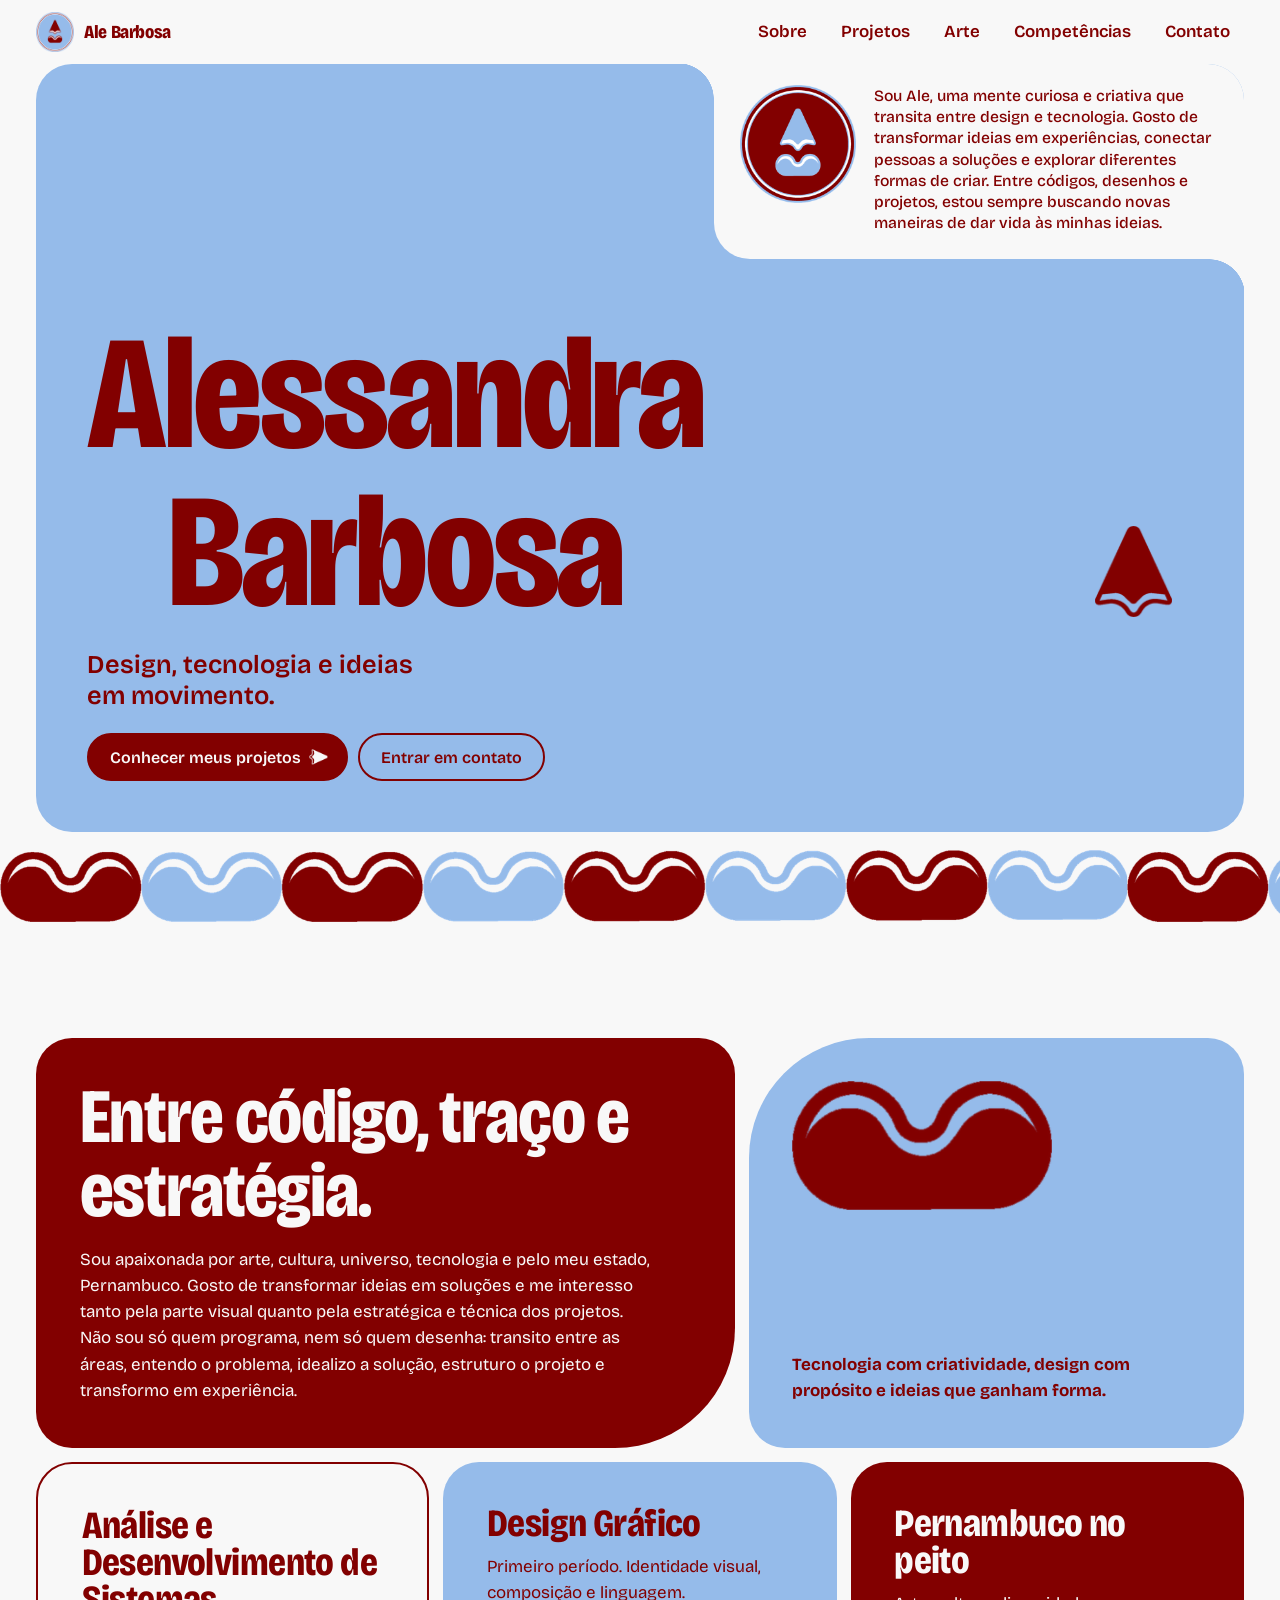
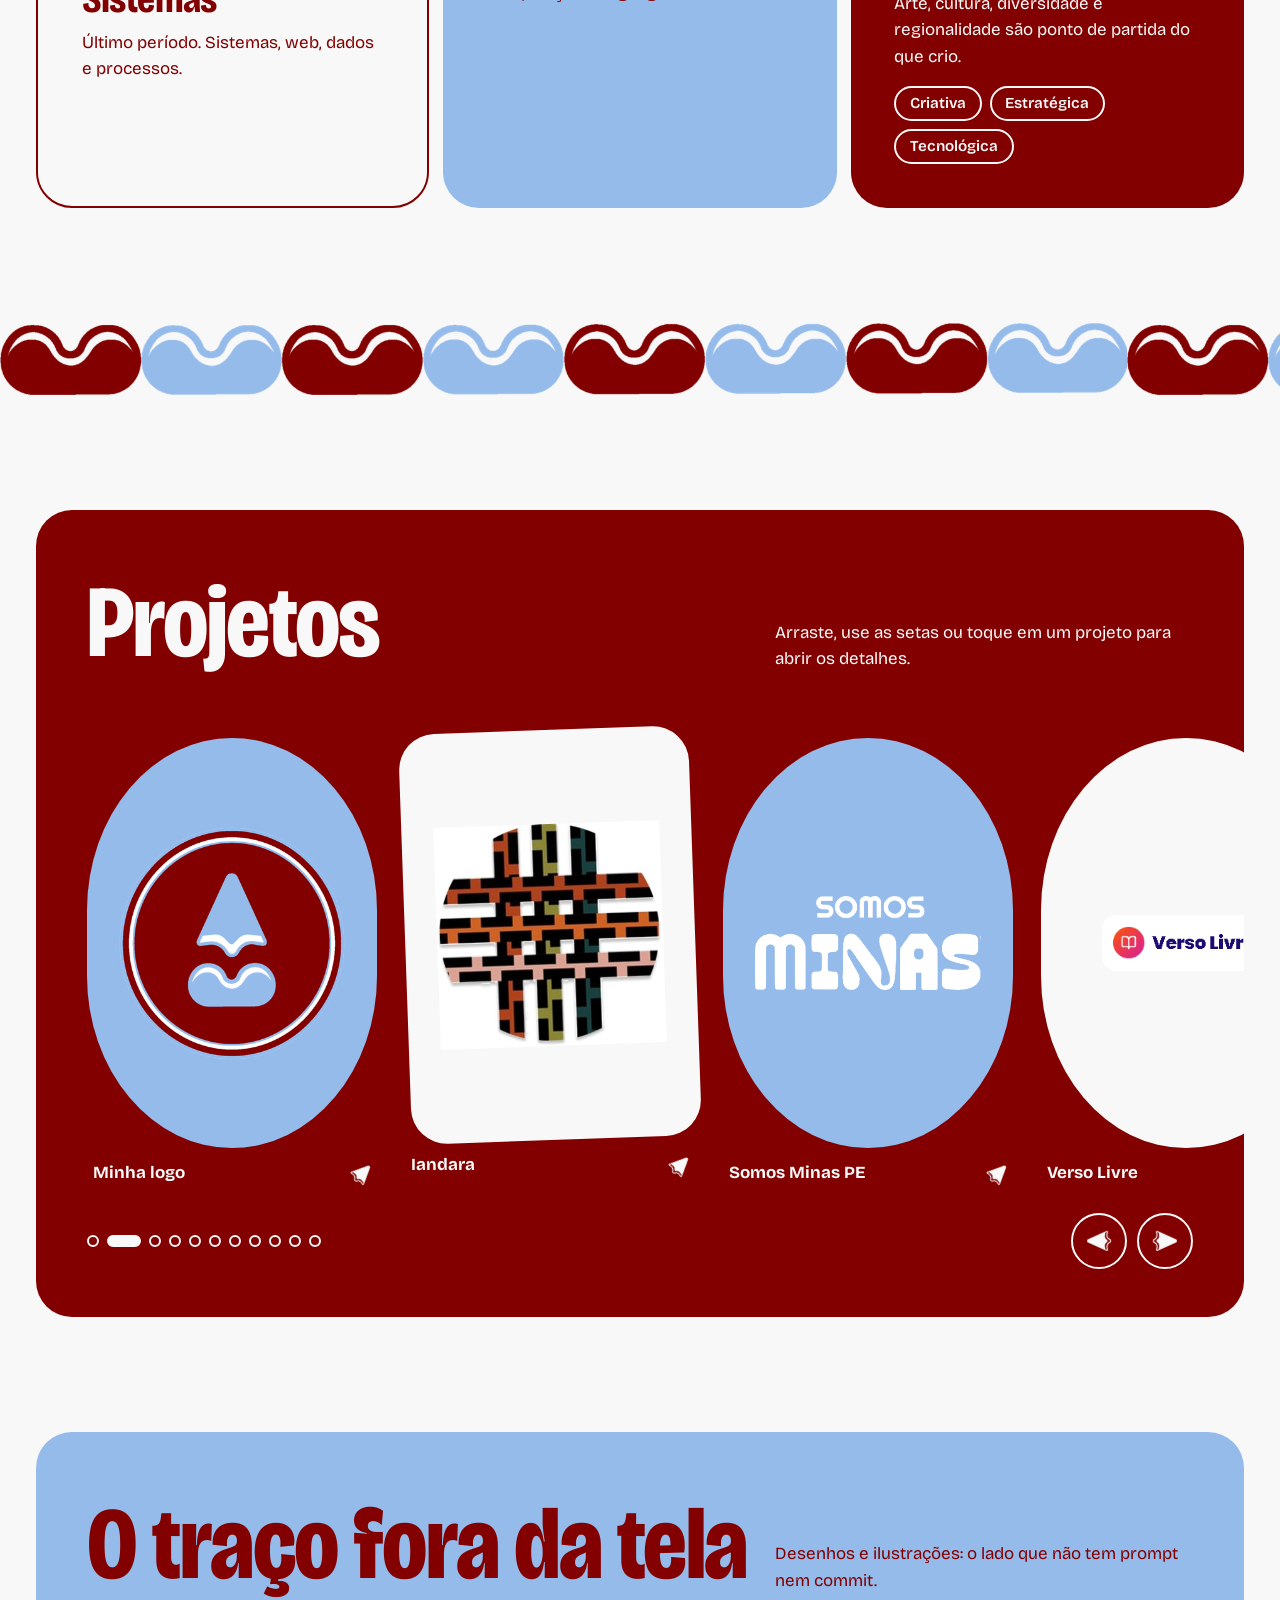
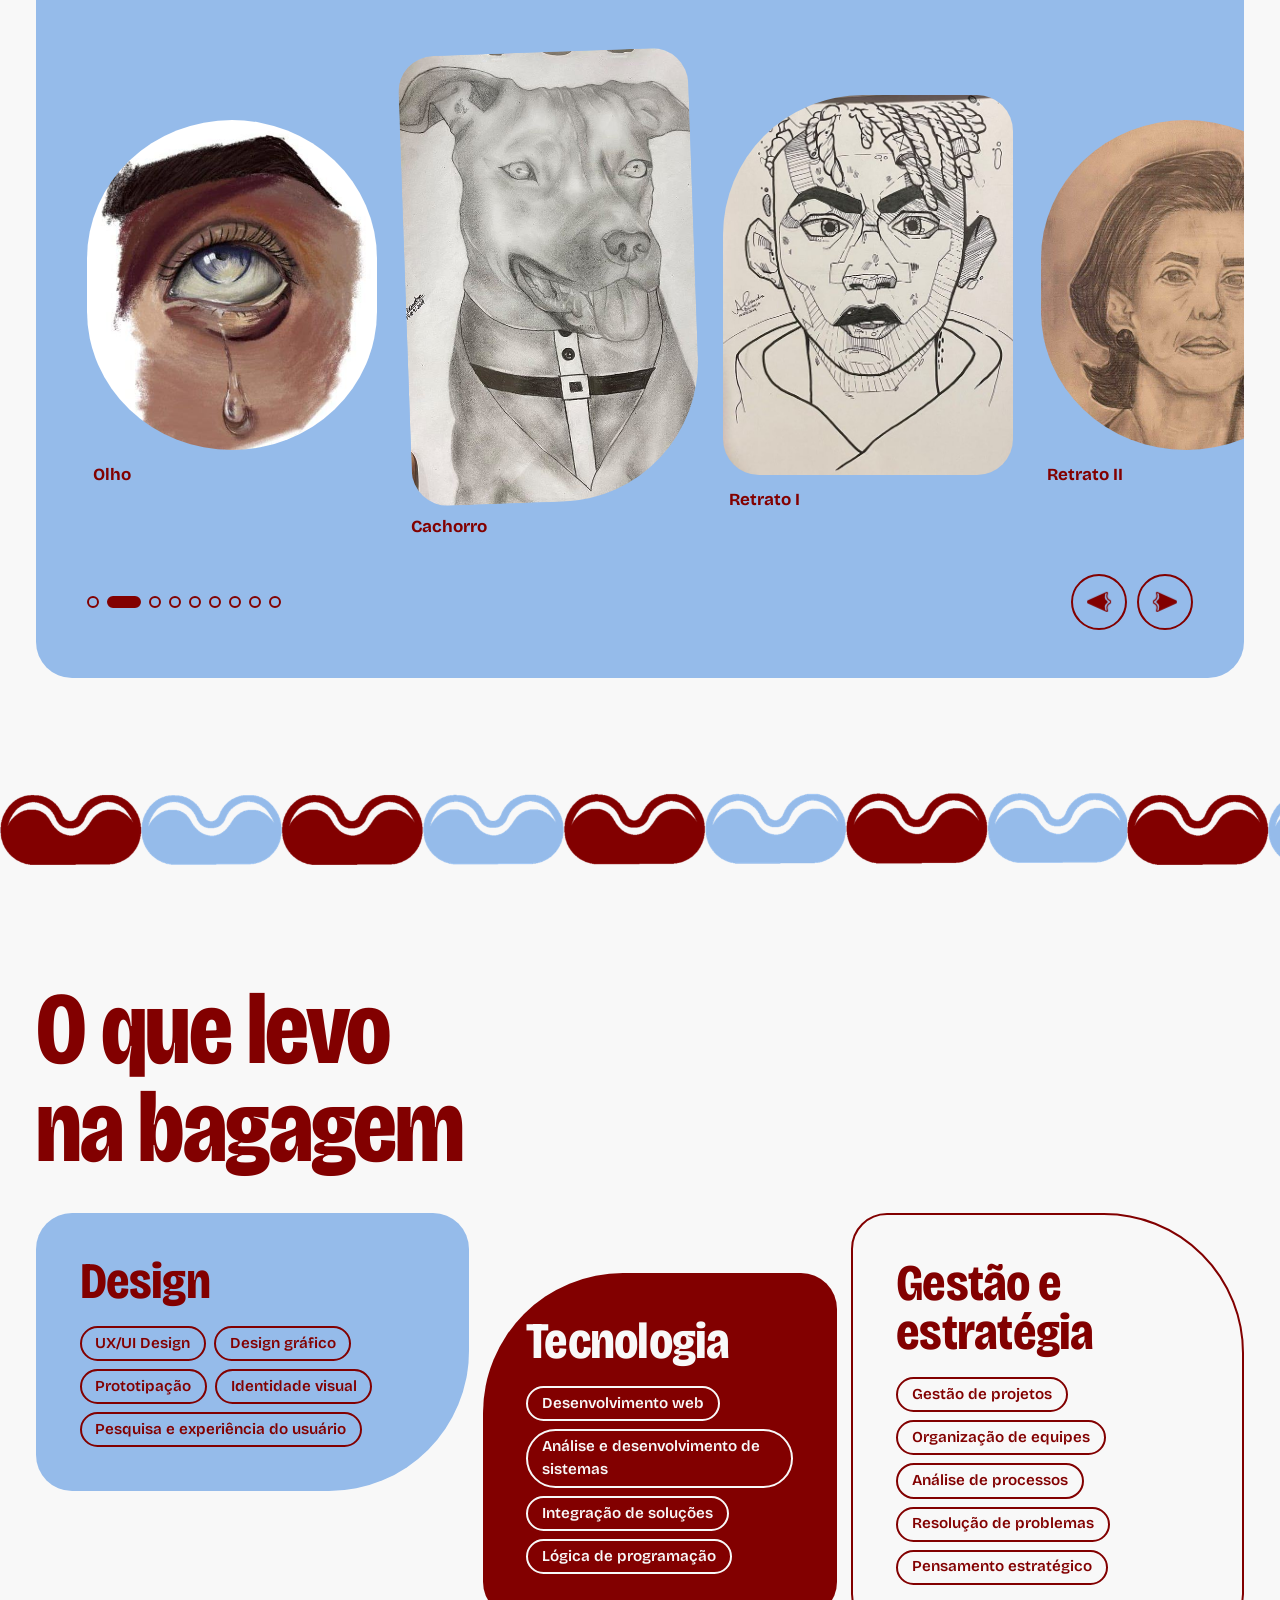
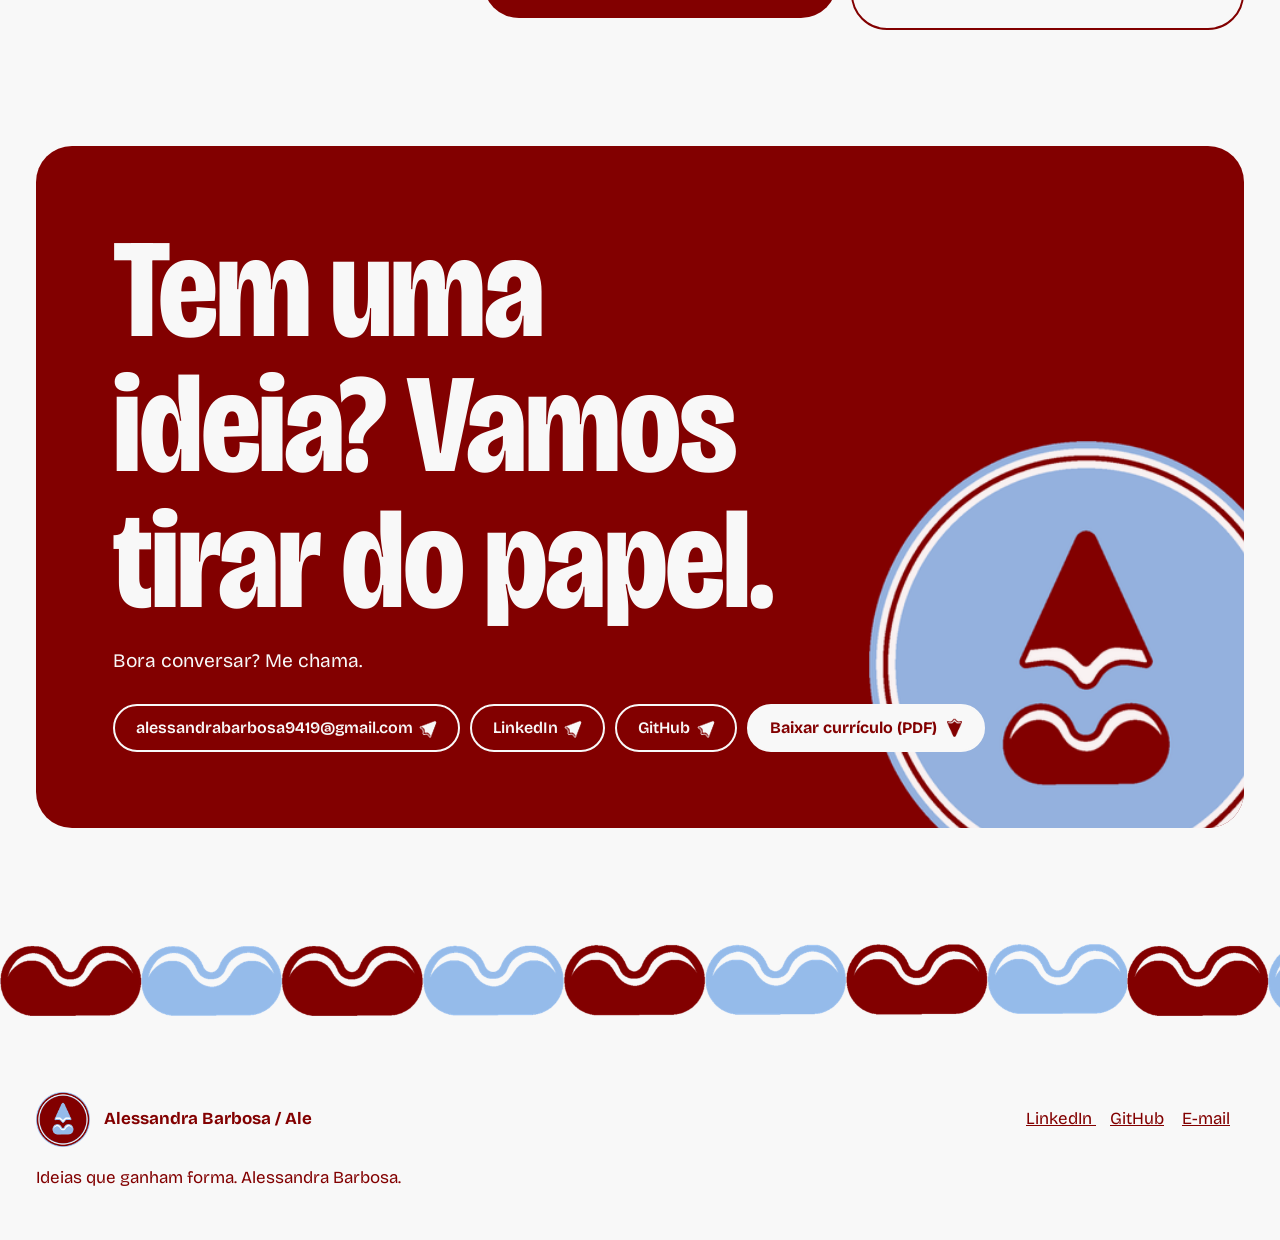
<file: portfolio-ale-site (1)/index.html>
<!DOCTYPE html>
<html lang="pt-BR">
  <head>
    <meta charset="utf-8">
    <meta name="viewport" content="width=device-width, initial-scale=1, viewport-fit=cover">
    <title>Alessandra Barbosa — Ale | Design, tecnologia e ideias em movimento</title>
    <link
      href="https://fonts.googleapis.com/css2?family=Bricolage+Grotesque:opsz,wdth,wght@12..96,75..100,400..800&display=swap"
      rel="stylesheet"
    >
    <link rel="stylesheet" href="css/styles.css">
  </head>
  <body>
    <a
      href="#sobre"
      class="pill fill"
      style="position:absolute;left:-999px"
      onfocus="this.style.left='10px'"
      onblur="this.style.left='-999px'"
    >
      Ir para o conteúdo
    </a>

    <header>
      <div class="wrap">
        <nav aria-label="Principal">
          <a class="brand" href="#topo">
            <img
              src="assets/images/logoBlue.png"
              alt="Logo de Ale: livro-pirâmide e gota em vinho sobre círculo azul"
            >
            <span>Ale Barbosa</span>
          </a>
          <ul>
            <li><a href="#sobre">Sobre</a></li>
            <li><a href="#projetos">Projetos</a></li>
            <li><a href="#arte">Arte</a></li>
            <li><a href="#competencias">Competências</a></li>
            <li><a href="#contato">Contato</a></li>
          </ul>
        </nav>
      </div>
    </header>

    <main id="topo">
      <div class="wrap">
        <div class="hero">
          <div class="bite on-bite">
            <img
              src="assets/images/logoWine.png"
              alt="Logo oficial de Ale em vinho com contornos azuis"
            >
            <p>
              Sou Ale, uma mente curiosa e criativa que transita entre design e tecnologia.
              Gosto de transformar ideias em experiências, conectar pessoas a soluções e
              explorar diferentes formas de criar. Entre códigos, desenhos e projetos, estou
              sempre buscando novas maneiras de dar vida às minhas ideias.
            </p>
          </div>
          <img src="assets/images/sWine.png" class="arrow-deco" alt="">
          <h1><span>Alessandra</span><span>Barbosa</span></h1>
          <p class="tagline">Design, tecnologia e ideias em movimento.</p>
          <div class="cta">
            <a class="pill fill" href="#projetos">
              Conhecer meus projetos
              <img src="assets/images/sWhite.png" alt="" style="transform:rotate(90deg)">
            </a>
            <a class="pill" style="color:var(--v)" href="#contato">Entrar em contato</a>
          </div>
        </div>
      </div>

      <div class="strip" style="--s:var(--stripMix);margin-top:18px" role="presentation"></div>

      <section id="sobre">
        <div class="wrap">
          <div class="about">
            <div class="blk v a1 rev">
              <h2>Entre código, traço e estratégia.</h2>
              <p>
                Sou apaixonada por arte, cultura, universo, tecnologia e pelo meu estado,
                Pernambuco. Gosto de transformar ideias em soluções e me interesso tanto pela
                parte visual quanto pela estratégica e técnica dos projetos.
              </p>
              <p>
                Não sou só quem programa, nem só quem desenha: transito entre as áreas,
                entendo o problema, idealizo a solução, estruturo o projeto e transformo em
                experiência.
              </p>
            </div>
            <div class="blk b a2 rev">
              <img src="assets/images/bWine.png" alt="" style="width:min(72%,260px)">
              <p>
                <b>
                  Tecnologia com criatividade, design com propósito e ideias que ganham forma.
                </b>
              </p>
            </div>
            <div class="blk o a3 rev">
              <h3>Análise e Desenvolvimento de Sistemas</h3>
              <p>Último período. Sistemas, web, dados e processos.</p>
            </div>
            <div class="blk b a4 rev">
              <h3>Design Gráfico</h3>
              <p>Primeiro período. Identidade visual, composição e linguagem.</p>
            </div>
            <div class="blk v a5 rev">
              <h3>Pernambuco no peito</h3>
              <p>Arte, cultura, diversidade e regionalidade são ponto de partida do que crio.</p>
              <div class="chips">
                <span class="chip">Criativa</span>
                <span class="chip">Estratégica</span>
                <span class="chip">Tecnológica</span>
              </div>
            </div>
          </div>
        </div>
      </section>

      <div class="strip" style="--s:var(--stripBlue)" role="presentation"></div>

      <section id="projetos">
        <div class="wrap">
          <div class="proj on-v" id="pj">
            <div class="head">
              <div class="sec-head">
                <h2>Projetos</h2>
                <p>Arraste, use as setas ou toque em um projeto para abrir os detalhes.</p>
              </div>
            </div>
            <div class="track" tabindex="0" aria-label="Carrossel de projetos"></div>
            <div class="ctrl">
              <div class="dots" aria-hidden="true"></div>
              <div class="arrows">
                <button class="ar l" aria-label="Projeto anterior">
                  <img src="assets/images/sWhite.png" alt="">
                </button>
                <button class="ar r" aria-label="Próximo projeto">
                  <img src="assets/images/sWhite.png" alt="">
                </button>
              </div>
            </div>
          </div>
        </div>
      </section>

      <section id="arte" style="padding-top:0">
        <div class="wrap">
          <div class="art" id="ar">
            <div class="head">
              <div class="sec-head">
                <h2>O traço fora da tela</h2>
                <p>Desenhos e ilustrações: o lado que não tem prompt nem commit.</p>
              </div>
            </div>
            <div class="track" tabindex="0" aria-label="Carrossel de desenhos"></div>
            <div class="ctrl">
              <div class="dots" aria-hidden="true"></div>
              <div class="arrows">
                <button class="ar l" aria-label="Desenho anterior">
                  <img src="assets/images/sWine.png" alt="">
                </button>
                <button class="ar r" aria-label="Próximo desenho">
                  <img src="assets/images/sWine.png" alt="">
                </button>
              </div>
            </div>
          </div>
        </div>
      </section>

      <div class="strip" style="--s:var(--stripWine)" role="presentation"></div>

      <section id="competencias">
        <div class="wrap">
          <h2 style="margin-bottom:36px">O que levo<br>na bagagem</h2>
          <div class="skills" id="sk"></div>
        </div>
      </section>

      <section id="contato" style="padding-top:0">
        <div class="wrap">
          <div class="contact on-v">
            <img src="assets/images/logoBlue.png" class="logo-bg" alt="">
            <h2>Tem uma ideia? Vamos tirar do papel.</h2>
            <p>Bora conversar? Me chama.</p>
            <div class="links">
              <a class="pill" href="mailto:alessandrabarbosa9419@gmail.com">
                alessandrabarbosa9419@gmail.com
                <img src="assets/images/sWhite.png" alt="" style="transform:rotate(45deg)">
              </a>
              <a
                class="pill"
                href="https://www.linkedin.com/in/alessandra-barbosa-308072323/"
                target="_blank"
                rel="noopener"
              >
                LinkedIn
                <img src="assets/images/sWhite.png" alt="" style="transform:rotate(45deg)">
              </a>
              <a
                class="pill"
                href="https://github.com/alebarbosas"
                target="_blank"
                rel="noopener"
              >
                GitHub
                <img src="assets/images/sWhite.png" alt="" style="transform:rotate(45deg)">
              </a>
              <a class="pill blue" href="Alessandra_Barbosa_Curriculo.pdf" download>
                Baixar currículo (PDF)
                <img src="assets/images/sWine.png" alt="" style="transform:rotate(180deg)">
              </a>
            </div>
          </div>
        </div>
      </section>
    </main>

    <div class="strip" style="--s:var(--stripMix)" role="presentation"></div>

    <footer>
      <div class="wrap">
        <div class="row">
          <div class="l">
            <img src="assets/images/logoWine.png" class="lg" alt="Logo de Ale">
            <b>Alessandra Barbosa / Ale</b>
          </div>
          <div>
            <a
              href="https://www.linkedin.com/in/alessandra-barbosa-308072323/"
              target="_blank"
              rel="noopener"
            >
              LinkedIn
            </a>
            <a href="https://github.com/alebarbosas" target="_blank" rel="noopener">GitHub</a>
            <a href="mailto:alessandrabarbosa9419@gmail.com">E-mail</a>
          </div>
        </div>
        <p style="margin-top:18px">
          Ideias que ganham forma. Alessandra Barbosa.<span id="yr" hidden></span>
        </p>
      </div>
    </footer>

    <div class="modal" id="md" role="dialog" aria-modal="true" aria-label="Detalhes"></div>
    <script src="js/app.js" defer></script>
  </body>
</html>
</file>
<file: portfolio-ale-site (1)/css/styles.css>
:root {
  --w:#F8F8F8;
  --b:#95BBEA;
  --v:#820000;
  --r:36px;
  --f:'Bricolage Grotesque','Arial Narrow',Arial,sans-serif;
  --ink:#820000;
  box-sizing:border-box;
  padding-top:env(safe-area-inset-top,0px);
  padding-bottom:env(safe-area-inset-bottom,0px)
}
html {
  scroll-behavior:smooth;
  scroll-padding-top:84px;
  height:auto
}
*,*::before,*::after {
  box-sizing:border-box
}
body {
  margin:0;
  background:var(--w);
  color:var(--ink);
  font:400 1.06rem/1.55 var(--f);
  font-optical-sizing:auto;
  font-synthesis:none;
  text-rendering:optimizeLegibility
}
img {
  max-width:100%;
  display:block
}
a {
  color:inherit
}
:focus-visible {
  outline:3px solid var(--v);
  outline-offset:3px;
  border-radius:8px
}
.on-v :focus-visible,.on-v:focus-visible {
  outline-color:var(--b)
}
.wrap {
  max-width:1320px;
  margin:0 auto;
  padding:0 clamp(14px,3vw,36px)
}
h1,h2,h3 {
  font-variation-settings:'wdth' 82;
  font-weight:750;
  line-height:.96;
  letter-spacing:-.015em;
  margin:0
}
h2 {
  font-size:clamp(2.6rem,8vw,6.4rem)
}
.pill {
  display:inline-flex;
  align-items:center;
  gap:.6em;
  min-height:48px;
  padding:.55em 1.3em;
  border-radius:99px;
  border:2px solid currentColor;
  font:600 1rem var(--f);
  text-decoration:none;
  background:none;
  color:inherit;
  cursor:pointer;
  transition:transform .25s,background .25s,color .25s
}
.pill:hover {
  transform:translateY(-3px) rotate(-1.2deg)
}
.pill.fill {
  background:var(--v);
  border-color:var(--v);
  color:var(--w)
}
.pill.fill:hover {
  background:#a30000
}
.pill.blue {
  background:var(--w);
  border-color:var(--w);
  color:var(--v);
  font-weight:700
}
.pill img {
  width:15px;
  height:auto;
  transition:transform .3s
}
.pill:hover img {
  transform:translateY(-4px)
}
.strip {
  height:clamp(44px,6vw,72px);
  background-color:transparent;
  background-image:url("../assets/images/strip-pattern.png");
  background-repeat:repeat-x;
  background-position:0 50%;
  background-size:auto 100%;
  animation:slide 60s linear infinite
}
@keyframes slide {
  to {
    background-position:calc(var(--tw,1800px) * -1) 50%
  }
}
header {
  position:sticky;
  top:0;
  z-index:20;
  background:var(--w);
  padding-top:env(safe-area-inset-top,0px)
}
nav {
  display:flex;
  align-items:center;
  justify-content:space-between;
  gap:12px;
  min-height:64px
}
nav .brand {
  display:flex;
  align-items:center;
  gap:10px;
  font:800 1.15rem var(--f);
  text-decoration:none;
  font-variation-settings:'wdth' 82;
  letter-spacing:-.02em
}
nav .brand img {
  width:38px;
  transition:transform .6s
}
nav .brand:hover img {
  transform:rotate(360deg)
}
nav ul {
  display:flex;
  gap:6px;
  list-style:none;
  margin:0;
  padding:0
}
nav ul a {
  display:inline-flex;
  align-items:center;
  min-height:44px;
  padding:0 14px;
  border-radius:99px;
  text-decoration:none;
  font-weight:600
}
nav ul a:hover {
  background:var(--b)
}
.hero {
  position:relative;
  background:var(--b);
  border-radius:var(--r);
  min-height:min(78vh,720px);
  padding:clamp(22px,4vw,56px);
  display:flex;
  flex-direction:column;
  justify-content:flex-end;
  overflow:hidden;
  --c:var(--w)
}
.hero h1 {
  font-size:clamp(3rem,12.6vw,13rem);
  letter-spacing:-.02em;
  line-height:.98;
  margin-top:56px;
  color:var(--v);
  animation:up 1s .1s both cubic-bezier(.2,.8,.2,1)
}
.hero h1 span {
  display:block
}
.hero h1 span+span {
  padding-left:.5em
}
@keyframes up {
  from {
    transform:translateY(40px);
    opacity:0
  }
}
.bite {
  position:relative;
  align-self:flex-end;
  margin:calc(clamp(22px,4vw,56px) * -1 - 1px) calc(clamp(22px,4vw,56px) * -1 - 1px) auto auto;
  width:min(48%,560px);
  background:var(--c);
  border-bottom-left-radius:var(--r);
  padding:22px 24px 26px 26px;
  display:grid;
  grid-template-columns:auto 1fr;
  gap:18px;
  align-items:start
}
.bite::before,.bite::after {
  content:"";
  position:absolute;
  width:var(--r);
  height:var(--r);
  background:radial-gradient(circle at 0 100%,transparent calc(var(--r) - .5px),var(--c) var(--r))
}
.bite::before {
  left:calc(var(--r) * -1);
  top:0
}
.bite::after {
  right:0;
  bottom:calc(var(--r) * -1)
}
.bite img {
  width:clamp(84px,9vw,128px);
  animation:spin 28s linear infinite
}
@keyframes spin {
  to {
    transform:rotate(360deg)
  }
}
.bite p {
  margin:0;
  font-size:.98rem;
  line-height:1.35;
  font-weight:500
}
.tagline {
  font:600 clamp(1.1rem,2.2vw,1.6rem) var(--f);
  max-width:20ch;
  margin:18px 0 0
}
.hero .cta {
  display:flex;
  flex-wrap:wrap;
  gap:10px;
  margin-top:22px
}
.hero .tag-pill {
  position:absolute;
  left:clamp(22px,4vw,56px);
  top:clamp(22px,4vw,56px);
  background:var(--v);
  color:var(--w);
  border-radius:20px;
  padding:10px 16px;
  font-weight:700;
  transform:rotate(-4deg)
}
.hero .arrow-deco {
  position:absolute;
  right:6%;
  bottom:28%;
  width:clamp(44px,6vw,84px);
  animation:bob 3.4s ease-in-out infinite
}
@keyframes bob {
  50% {
    transform:translateY(-14px) rotate(6deg)
  }
}
section {
  padding:clamp(56px,9vw,120px) 0
}
.js .rev {
  opacity:0;
  transform:translateY(28px);
  transition:opacity .8s,transform .8s cubic-bezier(.2,.8,.2,1)
}
.js .rev.in {
  opacity:1;
  transform:none
}
/* sobre */
.about {
  display:grid;
  grid-template-columns:repeat(12,1fr);
  gap:14px
}
.blk {
  border-radius:var(--r);
  padding:clamp(22px,3.4vw,44px);
  position:relative
}
.blk.v {
  background:var(--v);
  color:var(--w)
}
.blk.b {
  background:var(--b);
  color:var(--v)
}
.blk.o {
  border:2px solid var(--v)
}
.a1 {
  grid-column:span 7;
  border-bottom-right-radius:120px
}
.a2 {
  grid-column:span 5
}
.a3 {
  grid-column:span 4
}
.a4 {
  grid-column:span 4
}
.a5 {
  grid-column:span 4
}
.a1 h2 {
  font-size:clamp(2.4rem,6vw,5rem);
  margin-bottom:18px
}
.a1 p {
  max-width:52ch;
  margin:0 0 1em
}
.a2 {
  display:flex;
  flex-direction:column;
  justify-content:space-between;
  gap:20px;
  border-top-left-radius:120px
}
.a2 big {
  font:800 clamp(5rem,13vw,10rem)/.8 var(--f);
  letter-spacing:-.06em;
  font-variation-settings:'wdth' 82
}
.blk h3 {
  font-size:clamp(1.6rem,3vw,2.4rem);
  margin-bottom:12px
}
.blk p {
  margin:0
}
.chips {
  display:flex;
  flex-wrap:wrap;
  gap:8px;
  margin-top:16px
}
.chip {
  border:2px solid currentColor;
  border-radius:99px;
  padding:.25em .9em;
  font-weight:600;
  font-size:.95rem
}
.dim {
  position:absolute;
  right:18px;
  top:18px;
  width:40px;
  opacity:.9
}
/* carrossel */
.sec-head {
  display:flex;
  justify-content:space-between;
  align-items:flex-end;
  gap:20px;
  flex-wrap:wrap;
  margin-bottom:28px
}
.sec-head p {
  max-width:38ch;
  margin:0
}
.proj {
  background:var(--v);
  color:var(--w);
  border-radius:var(--r);
  overflow:hidden;
  padding:0 0 clamp(28px,4vw,48px)
}
.proj .head {
  padding:clamp(28px,5vw,64px) clamp(18px,4vw,56px) 24px
}
.art {
  background:var(--b);
  color:var(--v);
  border-radius:var(--r);
  overflow:hidden;
  padding:0 0 clamp(28px,4vw,48px)
}
.art .head {
  padding:clamp(28px,5vw,64px) clamp(18px,4vw,56px) 24px
}
.track {
  display:flex;
  gap:clamp(14px,2.2vw,28px);
  overflow-x:auto;
  padding:14px clamp(18px,4vw,56px) 26px;
  scroll-snap-type:x proximity;
  scrollbar-width:none;
  cursor:grab;
  align-items:center;
  -webkit-overflow-scrolling:touch
}
.track::-webkit-scrollbar {
  display:none
}
.track.drag {
  cursor:grabbing;
  scroll-snap-type:none
}
.card {
  flex:0 0 auto;
  width:clamp(210px,24vw,290px);
  scroll-snap-align:center;
  background:none;
  border:0;
  padding:0;
  color:inherit;
  font:inherit;
  text-align:left;
  cursor:pointer;
  transition:transform .5s cubic-bezier(.2,.8,.2,1)
}
.card .shape {
  height:clamp(300px,34vw,410px);
  border-radius:50%/42%;
  display:grid;
  place-items:center;
  overflow:hidden;
  position:relative;
  transition:border-radius .5s,transform .5s
}
.card:hover .shape,.card.sel .shape {
  border-radius:36px;
  transform:rotate(-2deg)
}
.card.sel {
  transform:translateY(-8px)
}
.card .shape img.pic {
  width:78%;
  max-height:70%;
  object-fit:contain
}
.card .shape .nm {
  font:800 2.4rem/.9 var(--f);
  font-variation-settings:'wdth' 82;
  letter-spacing:-.015em;
  text-align:center;
  padding:0 14px
}
.card .shape .bg {
  position:absolute;
  inset:auto 0 0 0;
  height:20%;
  background:var(--s) repeat-x 0 50%/auto 100%;
  opacity:.9
}
.card .lb {
  display:flex;
  justify-content:space-between;
  align-items:center;
  gap:8px;
  padding:12px 6px 0;
  font-weight:700
}
.card .lb img {
  width:18px;
  transform:rotate(45deg)
}
.art .card:nth-child(3n+1) .shape {
  height:clamp(240px,28vw,330px)
}
.art .card:nth-child(3n+2) .shape {
  height:clamp(320px,38vw,450px);
  border-radius:36px 36px 140px 36px
}
.art .card:nth-child(3n) .shape {
  height:clamp(280px,32vw,380px);
  border-radius:140px 36px 36px 36px
}
.art .card .shape.empty {
  border:2px dashed var(--v);
  background:transparent
}
.art .shape img.full {
  width:100%;
  height:100%;
  object-fit:cover;
  object-position:center 30%
}
.ctrl {
  display:flex;
  align-items:center;
  justify-content:space-between;
  gap:14px;
  padding:0 clamp(18px,4vw,56px)
}
.dots {
  display:flex;
  gap:8px;
  flex-wrap:wrap
}
.dots span {
  width:12px;
  height:12px;
  border-radius:99px;
  border:2px solid currentColor;
  transition:width .3s,background .3s
}
.dots span.on {
  width:34px;
  background:currentColor
}
.arrows {
  display:flex;
  gap:10px
}
.ar {
  width:56px;
  height:56px;
  border-radius:50%;
  border:2px solid currentColor;
  background:none;
  color:inherit;
  display:grid;
  place-items:center;
  cursor:pointer;
  transition:background .25s,transform .25s
}
.ar:hover {
  border-color:var(--b);
  transform:scale(1.08)
}
.art .ar:hover {
  background:var(--w);
  border-color:var(--w)
}
.ar img {
  width:20px
}
.ar.l img {
  transform:rotate(-90deg)
}
.ar.r img {
  transform:rotate(90deg)
}
/* modal */
.modal {
  position:fixed;
  inset:0;
  z-index:50;
  display:none;
  align-items:center;
  justify-content:center;
  padding:clamp(8px,2vw,28px);
  background:rgba(130,0,0,.55)
}
.modal.open {
  display:flex
}
.panel {
  background:var(--w);
  color:var(--ink);
  border-radius:var(--r);
  width:min(1080px,100%);
  max-height:100%;
  overflow:auto;
  animation:pop .45s cubic-bezier(.2,.8,.2,1);
  display:grid;
  grid-template-columns:minmax(220px,.8fr) 1.4fr
}
@keyframes pop {
  from {
    transform:scale(.9) translateY(30px);
    opacity:0;
    border-radius:200px
  }
}
.panel .side {
  padding:clamp(18px,3vw,36px);
  display:grid;
  place-items:center;
  gap:14px;
  border-radius:var(--r) 0 120px var(--r);
  align-content:center
}
.panel .side img {
  max-height:340px;
  object-fit:contain
}
.panel .main {
  padding:clamp(22px,3.5vw,48px)
}
.panel h3 {
  font-size:clamp(2.6rem,6vw,4.6rem);
  margin-bottom:14px;
  color:var(--v)
}
.panel h4 {
  margin:22px 0 4px;
  font:800 1.1rem var(--f);
  color:var(--v)
}
.panel p,.panel ul {
  margin:0
}
.panel ul {
  padding-left:1.1em
}
.panel .acts {
  display:flex;
  gap:10px;
  flex-wrap:wrap;
  margin-top:26px
}
.panel.solo {
  grid-template-columns:1fr;
  text-align:center
}
.panel.solo img {
  max-height:78vh;
  margin:auto;
  border-radius:var(--r)
}
/* competências */
.skills {
  display:grid;
  grid-template-columns:1.1fr .9fr 1fr;
  gap:14px;
  align-items:start
}
.skills .blk:nth-child(1) {
  border-radius:var(--r) var(--r) 140px var(--r)
}
.skills .blk:nth-child(2) {
  border-radius:140px var(--r) var(--r) var(--r);
  margin-top:60px
}
.skills .blk:nth-child(3) {
  border-radius:var(--r) 140px var(--r) var(--r)
}
.skills h3 {
  font-size:clamp(2rem,4vw,3.2rem);
  margin-bottom:6px
}
.skills .chips {
  margin-top:20px
}
/* contato */
.contact {
  background:var(--v);
  color:var(--w);
  border-radius:var(--r);
  padding:clamp(28px,6vw,80px);
  position:relative;
  overflow:hidden
}
.contact h2 {
  font-size:clamp(3rem,11vw,9rem);
  max-width:11ch
}
.contact p {
  max-width:46ch;
  font-size:1.2rem;
  margin:18px 0 28px
}
.links {
  display:flex;
  flex-wrap:wrap;
  gap:10px
}
.contact .pill:hover {
  border-color:var(--b);
  color:var(--b)
}
.contact .pill.blue:hover {
  color:var(--v);
  background:var(--b);
  border-color:var(--b)
}
.contact .logo-bg {
  position:absolute;
  right:-60px;
  bottom:-60px;
  width:clamp(200px,34vw,440px);
  opacity:.95;
  animation:spin 40s linear infinite reverse
}
footer {
  padding:48px 0 32px
}
footer .row {
  display:flex;
  justify-content:space-between;
  align-items:center;
  gap:20px;
  flex-wrap:wrap;
  margin-top:28px
}
footer .l {
  display:flex;
  align-items:center;
  gap:14px
}
footer img.lg {
  width:54px
}
footer a {
  margin-right:14px
}
@media(max-width:900px) {
  .bite {
    position:static;
    align-self:stretch;
    margin:0 0 8px;
    width:100%;
    border-radius:0;
    padding:0 0 20px;
    background:none
  }
  .hero h1 {
    margin-top:24px
  }
  .bite::before,.bite::after {
    display:none
  }
  .hero {
    justify-content:flex-start;
    padding-top:84px
  }
  .hero .arrow-deco {
    display:none
  }
  .a1,.a2,.a3,.a4,.a5 {
    grid-column:span 12
  }
  .a1 {
    border-bottom-right-radius:var(--r)
  }
  .a2 {
    border-top-left-radius:var(--r)
  }
  .skills {
    grid-template-columns:1fr
  }
  .skills .blk:nth-child(2) {
    margin-top:0
  }
  .panel {
    grid-template-columns:1fr
  }
  .panel .side {
    border-radius:var(--r) var(--r) 80px var(--r)
  }
  nav ul a {
    padding:0 9px;
    font-size:.92rem
  }
  nav .brand span {
    display:none
  }
}
@media(max-width:520px) {
  :root {
    --r:26px
  }
  .ar {
    width:48px;
    height:48px
  }
  .hero h1 span+span {
    padding-left:.25em
  }
}
@media(prefers-reduced-motion:reduce) {
  *,*::before,*::after {
    animation:none!important;
    transition:none!important;
    scroll-behavior:auto!important
  }
  .rev {
    opacity:1;
    transform:none
  }
}
@media(max-width:900px) {
  .hero {
    justify-content:flex-start;
    padding-top:30px;
    min-height:0
  }
  .hero h1 {
    order:1;
    margin-top:0;
    font-size:clamp(3rem,15.5vw,8rem)
  }
  .hero .tagline {
    order:2;
    max-width:none
  }
  .hero .bite {
    order:3;
    margin:22px 0 0
  }
  .hero .cta {
    order:4
  }
  .bite img {
    width:68px
  }
  .skills .blk:nth-child(n) {
    border-radius:var(--r) 64px var(--r) var(--r);
    margin-top:0
  }
  nav ul {
    overflow-x:auto;
    scrollbar-width:none;
    max-width:68vw
  }
  nav ul::-webkit-scrollbar {
    display:none
  }
  nav ul a {
    white-space:nowrap
  }
  .links .pill {
    width:100%;
    justify-content:space-between;
    overflow-wrap:anywhere;
    font-size:.95rem
  }
  .contact {
    padding-bottom:120px
  }
  .contact .logo-bg {
    width:120px;
    right:-30px;
    bottom:-30px
  }
  .panel {
    max-height:92vh
  }
  .panel .side img {
    max-height:260px
  }
}
.xx {
  position:absolute;
  top:calc(env(safe-area-inset-top,0px) + 16px);
  right:18px;
  z-index:3;
  width:44px;
  height:44px;
  border-radius:50%;
  border:2px solid var(--v);
  background:var(--w);
  color:var(--v);
  font:700 1.2rem var(--f);
  cursor:pointer;
  display:grid;
  place-items:center
}
.card .shape img.pic.sm {
  width:58%;
  max-height:none;
  border-radius:14px
}
.frame {
  grid-column:1/-1;
  padding:0 clamp(22px,3.5vw,48px) clamp(22px,3.5vw,48px)
}
.fbox {
  border:2px solid var(--v);
  border-radius:var(--r);
  overflow:hidden;
  background:var(--b);
  min-height:120px
}
.fbox iframe {
  display:block;
  width:100%;
  height:min(78vh,760px);
  min-height:480px;
  border:0;
  background:#fff
}
.fbox .ph {
  margin:0;
  padding:28px;
  text-align:center
}
.contact .logo-bg {
  pointer-events:none;
  z-index:0
}
.contact h2,.contact p,.links {
  position:relative;
  z-index:2
}
.panel.gal {
  grid-template-columns:1fr
}
.panel.gal .side {
  display:flex;
  flex-direction:row;
  justify-content:flex-start;
  align-items:center;
  gap:14px;
  overflow-x:auto;
  border-radius:var(--r) var(--r) 90px var(--r);
  padding:clamp(16px,3vw,28px);
  scroll-snap-type:x proximity
}
.panel.gal .side img {
  height:clamp(220px,42vh,360px);
  width:auto;
  max-height:none;
  max-width:none;
  flex:0 0 auto;
  border-radius:18px;
  scroll-snap-align:center
}
.panel.gal .side .chip {
  flex:0 0 auto;
  order:-1;
  align-self:flex-start
}
</file>
